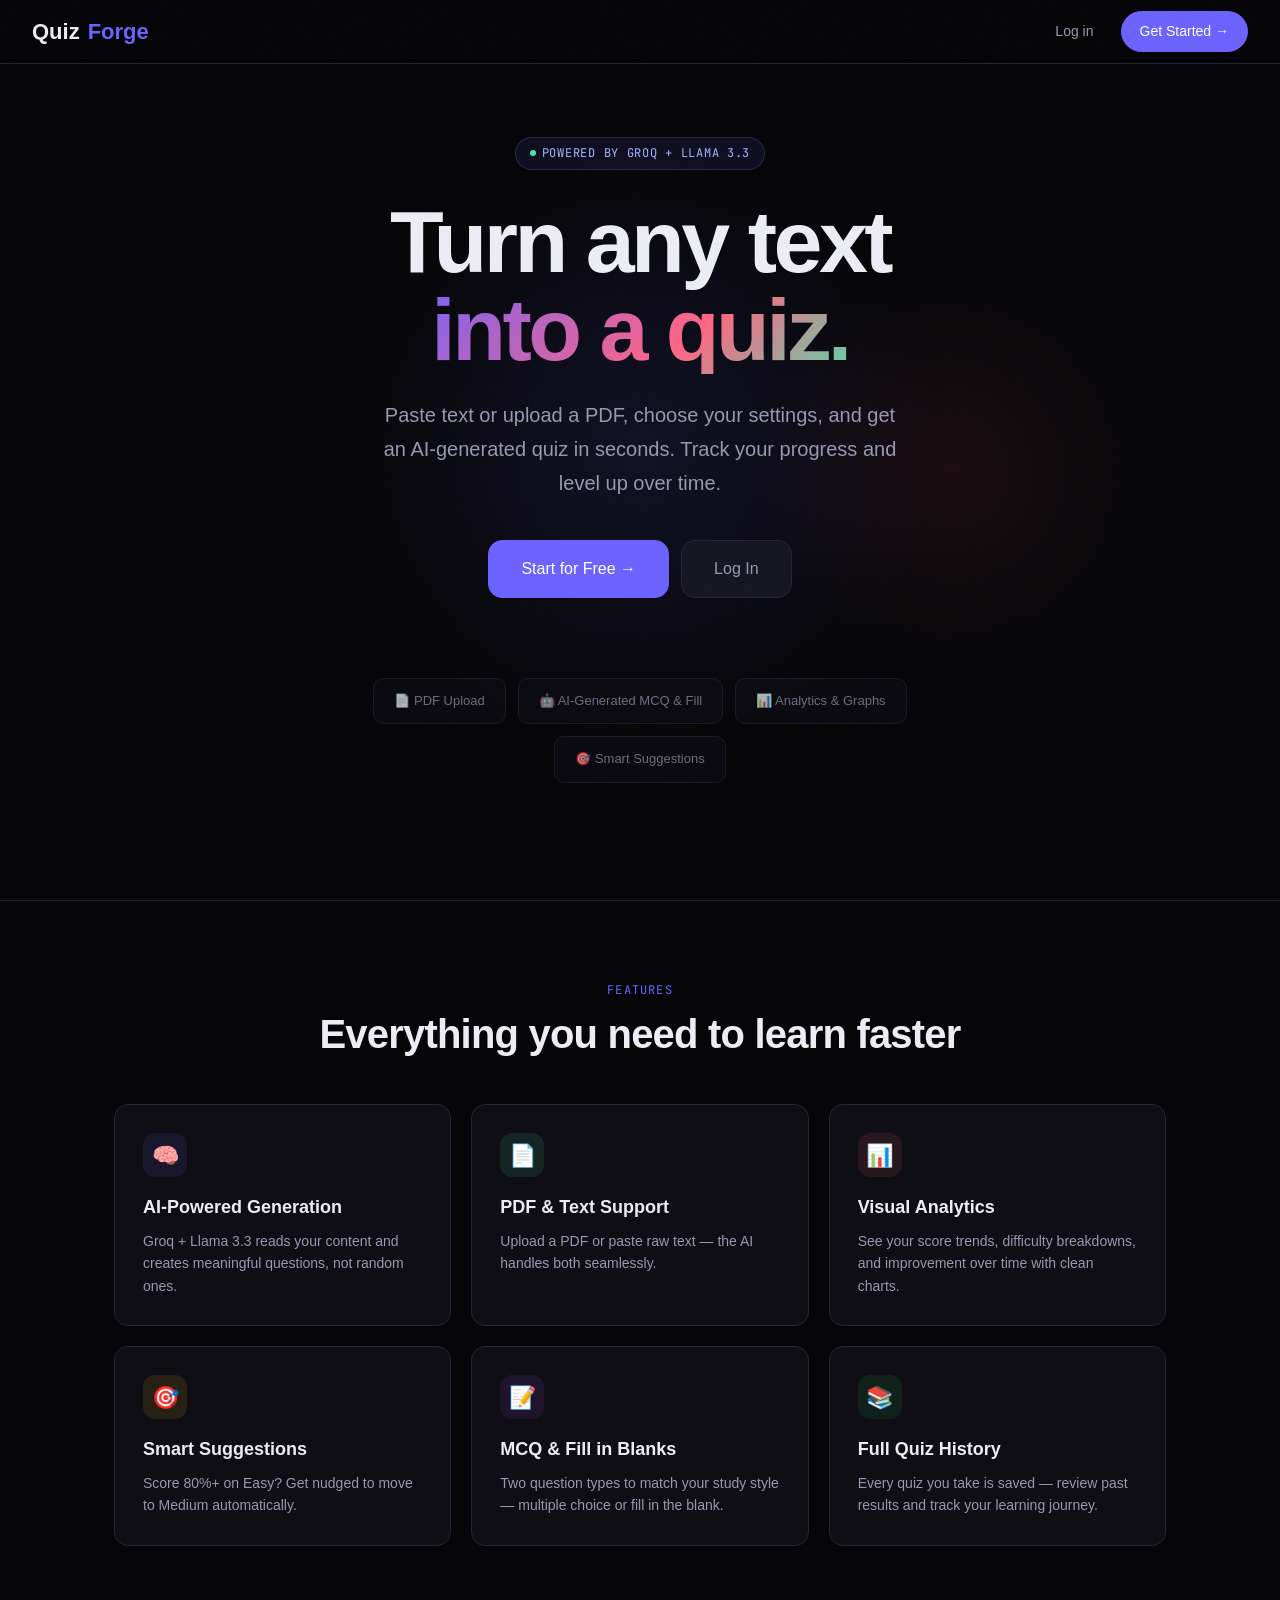
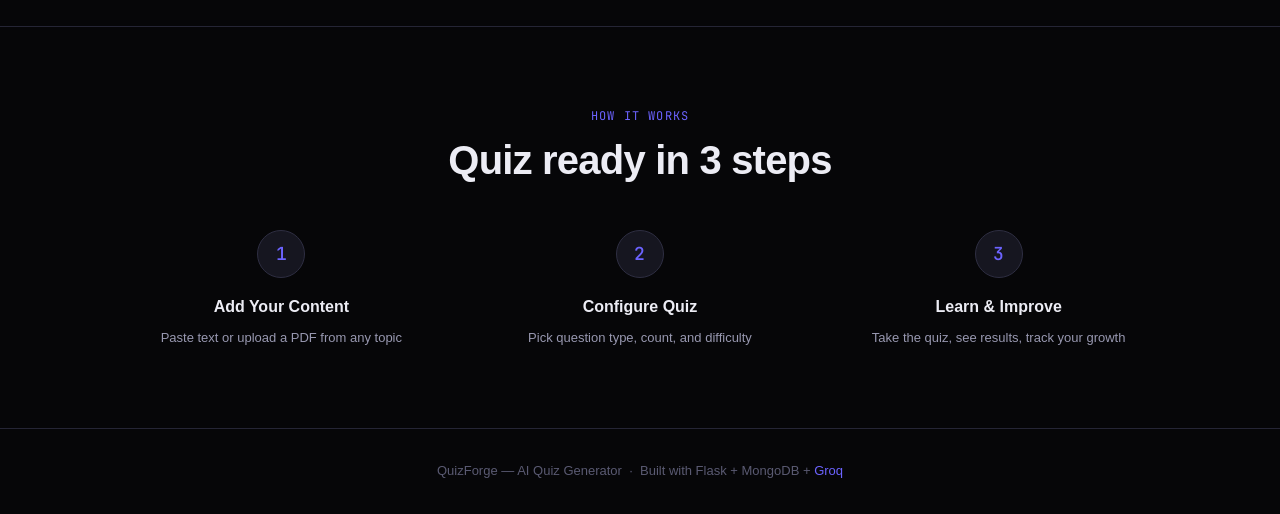
<file: frontend/pages/index.html>
<!DOCTYPE html>
<html lang="en">
<head>
<meta charset="UTF-8">
<meta name="viewport" content="width=device-width, initial-scale=1.0">
<title>QuizForge — AI-Powered Quiz Generator</title>
<link rel="stylesheet" href="../css/style.css">
<style>
  .hero {
    min-height: 100vh;
    display: flex;
    flex-direction: column;
    justify-content: center;
    align-items: center;
    text-align: center;
    padding: 80px 24px 60px;
    position: relative;
    overflow: hidden;
  }

  .hero-glow {
    position: absolute;
    width: 600px; height: 600px;
    border-radius: 50%;
    background: radial-gradient(circle, rgba(108,99,255,0.12) 0%, transparent 70%);
    top: 50%; left: 50%;
    transform: translate(-50%, -50%);
    pointer-events: none;
  }

  .hero-glow2 {
    position: absolute;
    width: 400px; height: 400px;
    border-radius: 50%;
    background: radial-gradient(circle, rgba(255,101,132,0.08) 0%, transparent 70%);
    top: 30%; right: 10%;
    pointer-events: none;
  }

  .hero-badge {
    display: inline-flex;
    align-items: center;
    gap: 6px;
    background: rgba(108,99,255,0.1);
    border: 1px solid rgba(108,99,255,0.25);
    color: #a5b4fc;
    padding: 6px 14px;
    border-radius: 100px;
    font-size: 12px;
    font-family: 'JetBrains Mono', monospace;
    letter-spacing: 0.06em;
    margin-bottom: 28px;
    animation: fadeUp 0.5s ease both;
  }

  .hero-badge .pulse {
    width: 6px; height: 6px;
    border-radius: 50%;
    background: var(--accent3);
    animation: pulse 2s ease-in-out infinite;
  }

  .hero-title {
    font-size: clamp(48px, 8vw, 88px);
    font-weight: 700;
    line-height: 1.0;
    letter-spacing: -0.04em;
    margin-bottom: 24px;
    animation: fadeUp 0.5s 0.1s ease both;
  }

  .hero-title .line1 { display: block; color: var(--text); }
  .hero-title .line2 {
    display: block;
    background: linear-gradient(135deg, var(--accent) 0%, var(--accent2) 60%, var(--accent3) 100%);
    -webkit-background-clip: text;
    -webkit-text-fill-color: transparent;
    background-clip: text;
  }

  .hero-desc {
    font-size: clamp(16px, 2vw, 20px);
    color: var(--text2);
    max-width: 520px;
    margin: 0 auto 40px;
    line-height: 1.7;
    font-weight: 300;
    animation: fadeUp 0.5s 0.2s ease both;
  }

  .hero-cta {
    display: flex;
    gap: 12px;
    justify-content: center;
    flex-wrap: wrap;
    margin-bottom: 80px;
    animation: fadeUp 0.5s 0.3s ease both;
  }

  /* Features */
  .features {
    padding: 80px 0;
    border-top: 1px solid var(--border);
  }

  .features-grid {
    display: grid;
    grid-template-columns: repeat(auto-fit, minmax(260px, 1fr));
    gap: 20px;
    margin-top: 48px;
  }

  .feature-card {
    background: var(--surface);
    border: 1px solid var(--border);
    border-radius: var(--radius);
    padding: 28px;
    transition: border-color 0.2s, transform 0.2s;
  }

  .feature-card:hover {
    border-color: var(--border2);
    transform: translateY(-3px);
  }

  .feature-icon {
    width: 44px; height: 44px;
    border-radius: 12px;
    display: flex;
    align-items: center;
    justify-content: center;
    font-size: 22px;
    margin-bottom: 16px;
  }

  .feature-title {
    font-family: 'Clash Display', sans-serif;
    font-size: 18px;
    font-weight: 600;
    margin-bottom: 8px;
  }

  .feature-desc { color: var(--text2); font-size: 14px; line-height: 1.6; }

  /* How it works */
  .steps { padding: 80px 0; border-top: 1px solid var(--border); }
  .steps-list {
    display: grid;
    grid-template-columns: repeat(auto-fit, minmax(200px, 1fr));
    gap: 24px;
    margin-top: 48px;
    counter-reset: steps;
  }

  .step { text-align: center; counter-increment: steps; }
  .step-num {
    width: 48px; height: 48px;
    border-radius: 50%;
    background: var(--surface2);
    border: 1px solid var(--border2);
    display: flex;
    align-items: center;
    justify-content: center;
    font-family: 'JetBrains Mono', monospace;
    font-size: 18px;
    font-weight: 500;
    color: var(--accent);
    margin: 0 auto 16px;
  }

  .step-title { font-family: 'Clash Display', sans-serif; font-size: 16px; font-weight: 600; margin-bottom: 8px; }
  .step-desc { color: var(--text2); font-size: 13px; }

  /* Footer */
  footer {
    border-top: 1px solid var(--border);
    padding: 32px;
    text-align: center;
    color: var(--text3);
    font-size: 13px;
  }

  footer a { color: var(--accent); text-decoration: none; }

  .section-label {
    font-family: 'JetBrains Mono', monospace;
    font-size: 12px;
    color: var(--accent);
    text-transform: uppercase;
    letter-spacing: 0.1em;
    margin-bottom: 12px;
  }

  .section-title {
    font-size: clamp(28px, 4vw, 40px);
    font-weight: 700;
    margin-bottom: 12px;
  }

  .section-desc { color: var(--text2); font-size: 16px; max-width: 480px; }

  @keyframes pulse {
    0%, 100% { opacity: 1; }
    50% { opacity: 0.4; }
  }
</style>
</head>
<body>

<nav class="navbar">
  <a class="nav-logo" href="/"><span>Quiz</span><span class="dot">Forge</span></a>
  <div class="nav-links" id="nav-links">
    <a href="/login.html" class="nav-btn nav-btn-ghost">Log in</a>
    <a href="/signup.html" class="nav-btn nav-btn-primary">Get Started →</a>
  </div>
</nav>

<section class="hero">
  <div class="hero-glow"></div>
  <div class="hero-glow2"></div>

  <div class="hero-badge">
    <span class="pulse"></span>
    POWERED BY GROQ + LLAMA 3.3
  </div>

  <h1 class="hero-title">
    <span class="line1">Turn any text</span>
    <span class="line2">into a quiz.</span>
  </h1>

  <p class="hero-desc">
    Paste text or upload a PDF, choose your settings, and get an AI-generated quiz in seconds. Track your progress and level up over time.
  </p>

  <div class="hero-cta">
    <a href="/signup.html" class="btn btn-primary btn-lg">Start for Free →</a>
    <a href="/login.html" class="btn btn-ghost btn-lg">Log In</a>
  </div>

  <!-- Mini demo cards -->
  <div style="display:flex;gap:12px;flex-wrap:wrap;justify-content:center;max-width:700px;opacity:0.7">
    <div style="background:var(--surface);border:1px solid var(--border);border-radius:10px;padding:12px 20px;font-size:13px;color:var(--text2)">📄 PDF Upload</div>
    <div style="background:var(--surface);border:1px solid var(--border);border-radius:10px;padding:12px 20px;font-size:13px;color:var(--text2)">🤖 AI-Generated MCQ & Fill</div>
    <div style="background:var(--surface);border:1px solid var(--border);border-radius:10px;padding:12px 20px;font-size:13px;color:var(--text2)">📊 Analytics & Graphs</div>
    <div style="background:var(--surface);border:1px solid var(--border);border-radius:10px;padding:12px 20px;font-size:13px;color:var(--text2)">🎯 Smart Suggestions</div>
  </div>
</section>

<!-- Features -->
<section class="features">
  <div class="container" style="text-align:center">
    <div class="section-label">Features</div>
    <h2 class="section-title">Everything you need to learn faster</h2>
    <div class="features-grid" style="text-align:left;margin-top:48px">
      <div class="feature-card">
        <div class="feature-icon" style="background:rgba(108,99,255,0.1)">🧠</div>
        <div class="feature-title">AI-Powered Generation</div>
        <div class="feature-desc">Groq + Llama 3.3 reads your content and creates meaningful questions, not random ones.</div>
      </div>
      <div class="feature-card">
        <div class="feature-icon" style="background:rgba(67,232,176,0.1)">📄</div>
        <div class="feature-title">PDF & Text Support</div>
        <div class="feature-desc">Upload a PDF or paste raw text — the AI handles both seamlessly.</div>
      </div>
      <div class="feature-card">
        <div class="feature-icon" style="background:rgba(255,101,132,0.1)">📊</div>
        <div class="feature-title">Visual Analytics</div>
        <div class="feature-desc">See your score trends, difficulty breakdowns, and improvement over time with clean charts.</div>
      </div>
      <div class="feature-card">
        <div class="feature-icon" style="background:rgba(251,191,36,0.1)">🎯</div>
        <div class="feature-title">Smart Suggestions</div>
        <div class="feature-desc">Score 80%+ on Easy? Get nudged to move to Medium automatically.</div>
      </div>
      <div class="feature-card">
        <div class="feature-icon" style="background:rgba(168,85,247,0.1)">📝</div>
        <div class="feature-title">MCQ & Fill in Blanks</div>
        <div class="feature-desc">Two question types to match your study style — multiple choice or fill in the blank.</div>
      </div>
      <div class="feature-card">
        <div class="feature-icon" style="background:rgba(34,197,94,0.1)">📚</div>
        <div class="feature-title">Full Quiz History</div>
        <div class="feature-desc">Every quiz you take is saved — review past results and track your learning journey.</div>
      </div>
    </div>
  </div>
</section>

<!-- Steps -->
<section class="steps">
  <div class="container" style="text-align:center">
    <div class="section-label">How It Works</div>
    <h2 class="section-title">Quiz ready in 3 steps</h2>
    <div class="steps-list">
      <div class="step">
        <div class="step-num">1</div>
        <div class="step-title">Add Your Content</div>
        <div class="step-desc">Paste text or upload a PDF from any topic</div>
      </div>
      <div class="step">
        <div class="step-num">2</div>
        <div class="step-title">Configure Quiz</div>
        <div class="step-desc">Pick question type, count, and difficulty</div>
      </div>
      <div class="step">
        <div class="step-num">3</div>
        <div class="step-title">Learn & Improve</div>
        <div class="step-desc">Take the quiz, see results, track your growth</div>
      </div>
    </div>
  </div>
</section>

<footer>
  <p>QuizForge — AI Quiz Generator &nbsp;·&nbsp; Built with Flask + MongoDB + <a href="https://console.groq.com" target="_blank">Groq</a></p>
</footer>

<script src="../js/api.js"></script>
<script>
  // Update nav if logged in
  if (isLoggedIn()) {
    document.getElementById("nav-links").innerHTML = `
      <a href="/dashboard.html" class="nav-btn nav-btn-ghost">Dashboard</a>
      <a href="/create_quiz.html" class="nav-btn nav-btn-primary">New Quiz →</a>
    `;
  }
</script>
</body>
</html>
</file>
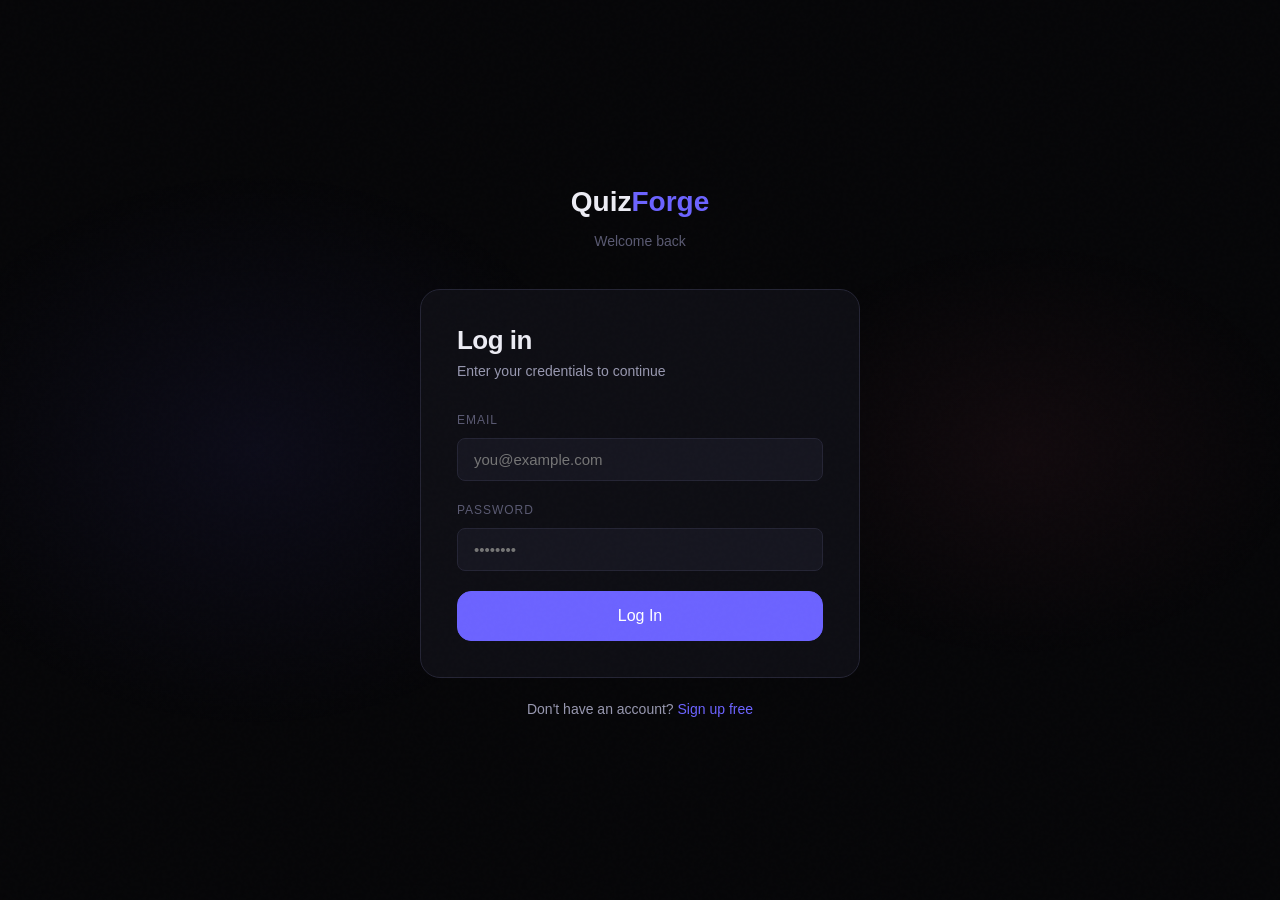
<file: frontend/pages/login.html>
<!DOCTYPE html>
<html lang="en">
<head>
<meta charset="UTF-8">
<meta name="viewport" content="width=device-width, initial-scale=1.0">
<title>Login — QuizForge</title>
<link rel="stylesheet" href="../css/style.css">
<style>
  body { display: flex; align-items: center; justify-content: center; min-height: 100vh; padding: 24px; }

  .auth-wrap {
    width: 100%;
    max-width: 440px;
    animation: fadeUp 0.5s ease both;
  }

  .auth-logo {
    text-align: center;
    margin-bottom: 36px;
  }

  .auth-logo a {
    font-family: 'Clash Display', sans-serif;
    font-size: 28px;
    font-weight: 700;
    color: var(--text);
    text-decoration: none;
  }

  .auth-logo .dot { color: var(--accent); }
  .auth-logo p { color: var(--text3); font-size: 14px; margin-top: 6px; }

  .auth-card {
    background: var(--surface);
    border: 1px solid var(--border);
    border-radius: 20px;
    padding: 36px;
  }

  .auth-title {
    font-family: 'Clash Display', sans-serif;
    font-size: 26px;
    font-weight: 700;
    margin-bottom: 6px;
  }

  .auth-subtitle { color: var(--text2); font-size: 14px; margin-bottom: 28px; }

  .auth-footer {
    text-align: center;
    margin-top: 20px;
    font-size: 14px;
    color: var(--text2);
  }

  .auth-footer a { color: var(--accent); text-decoration: none; }
  .auth-footer a:hover { text-decoration: underline; }

  /* Decorative bg */
  body::before {
    content: '';
    position: fixed;
    inset: 0;
    background:
      radial-gradient(ellipse 500px 400px at 20% 50%, rgba(108,99,255,0.07) 0%, transparent 70%),
      radial-gradient(ellipse 400px 300px at 80% 50%, rgba(255,101,132,0.05) 0%, transparent 70%);
    pointer-events: none;
  }
</style>
</head>
<body>
<div class="auth-wrap">
  <div class="auth-logo">
    <a href="/"><span>Quiz</span><span class="dot">Forge</span></a>
    <p>Welcome back</p>
  </div>

  <div class="auth-card">
    <h1 class="auth-title">Log in</h1>
    <p class="auth-subtitle">Enter your credentials to continue</p>

    <div id="alert" class="alert alert-error"></div>

    <div class="field">
      <label class="label">Email</label>
      <input type="email" id="email" placeholder="you@example.com" autocomplete="email">
    </div>

    <div class="field">
      <label class="label">Password</label>
      <input type="password" id="password" placeholder="••••••••" autocomplete="current-password">
    </div>

    <button class="btn btn-primary btn-full btn-lg" id="login-btn" onclick="doLogin()">
      Log In
    </button>
  </div>

  <div class="auth-footer">
    Don't have an account? <a href="/signup.html">Sign up free</a>
  </div>
</div>

<script src="../js/api.js"></script>
<script>
  redirectIfAuth();

  document.addEventListener("keydown", e => { if (e.key === "Enter") doLogin(); });

  async function doLogin() {
    const email = document.getElementById("email").value.trim();
    const password = document.getElementById("password").value;

    if (!email || !password) return showAlert("alert", "Please fill in all fields.");

    setLoading("login-btn", true, "Logging in...");
    const res = await apiFetch("/auth/login", {
      method: "POST",
      body: JSON.stringify({ email, password })
    });
    setLoading("login-btn", false, "Log In");

    if (!res || !res.ok) {
      showAlert("alert", res?.data?.error || "Login failed");
    } else {
      setAuth(res.data.token, res.data.name, res.data.email);
      window.location.href = "/dashboard.html";
    }
  }
</script>
</body>
</html>
</file>
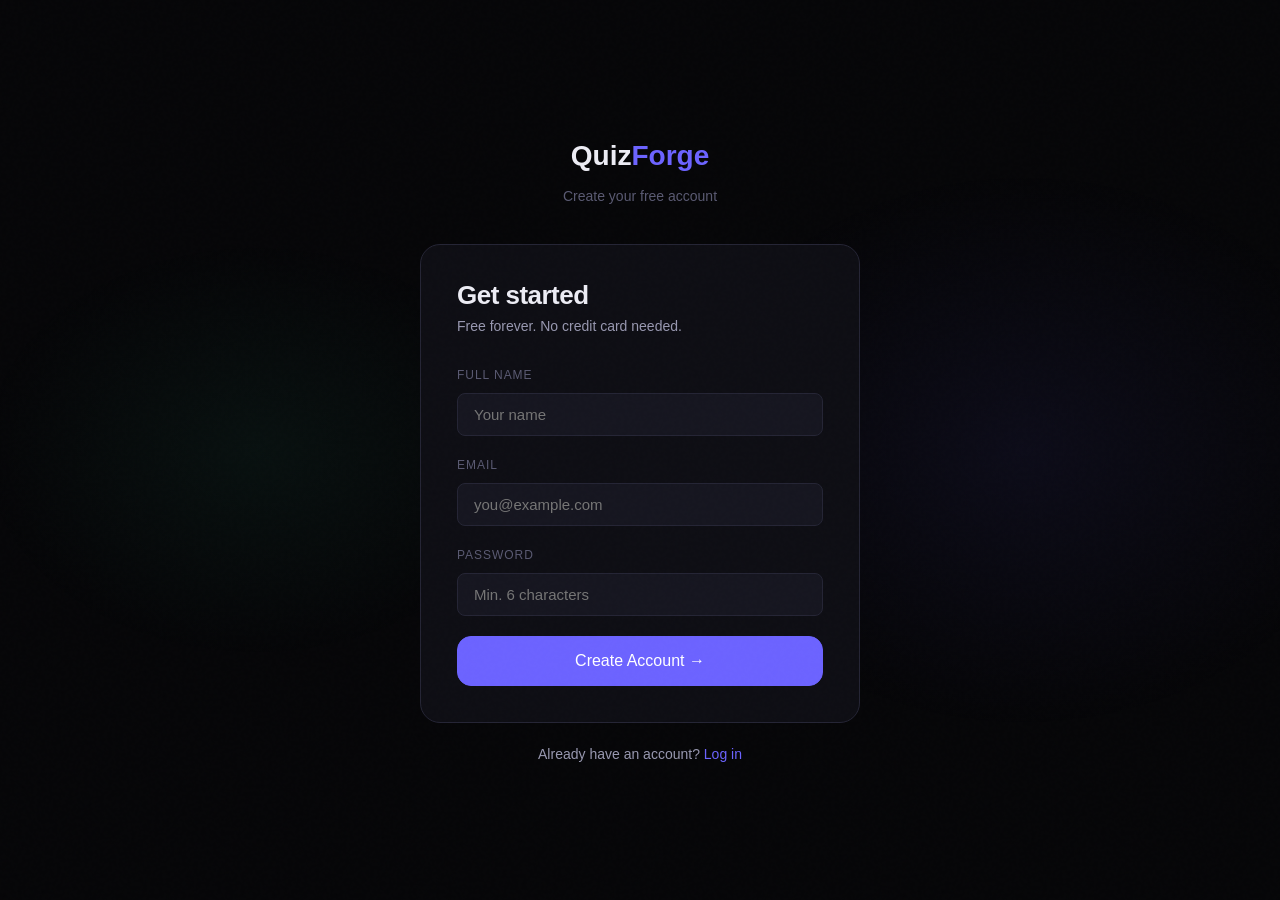
<file: frontend/pages/signup.html>
<!DOCTYPE html>
<html lang="en">
<head>
<meta charset="UTF-8">
<meta name="viewport" content="width=device-width, initial-scale=1.0">
<title>Sign Up — QuizForge</title>
<link rel="stylesheet" href="../css/style.css">
<style>
  body { display: flex; align-items: center; justify-content: center; min-height: 100vh; padding: 24px; }
  .auth-wrap { width: 100%; max-width: 440px; animation: fadeUp 0.5s ease both; }
  .auth-logo { text-align: center; margin-bottom: 36px; }
  .auth-logo a { font-family: 'Clash Display', sans-serif; font-size: 28px; font-weight: 700; color: var(--text); text-decoration: none; }
  .auth-logo .dot { color: var(--accent); }
  .auth-logo p { color: var(--text3); font-size: 14px; margin-top: 6px; }
  .auth-card { background: var(--surface); border: 1px solid var(--border); border-radius: 20px; padding: 36px; }
  .auth-title { font-family: 'Clash Display', sans-serif; font-size: 26px; font-weight: 700; margin-bottom: 6px; }
  .auth-subtitle { color: var(--text2); font-size: 14px; margin-bottom: 28px; }
  .auth-footer { text-align: center; margin-top: 20px; font-size: 14px; color: var(--text2); }
  .auth-footer a { color: var(--accent); text-decoration: none; }
  body::before { content: ''; position: fixed; inset: 0; background: radial-gradient(ellipse 500px 400px at 80% 50%, rgba(108,99,255,0.07) 0%, transparent 70%), radial-gradient(ellipse 400px 300px at 20% 50%, rgba(67,232,176,0.05) 0%, transparent 70%); pointer-events: none; }
</style>
</head>
<body>
<div class="auth-wrap">
  <div class="auth-logo">
    <a href="/"><span>Quiz</span><span class="dot">Forge</span></a>
    <p>Create your free account</p>
  </div>

  <div class="auth-card">
    <h1 class="auth-title">Get started</h1>
    <p class="auth-subtitle">Free forever. No credit card needed.</p>

    <div id="alert" class="alert alert-error"></div>

    <div class="field">
      <label class="label">Full Name</label>
      <input type="text" id="name" placeholder="Your name" autocomplete="name">
    </div>

    <div class="field">
      <label class="label">Email</label>
      <input type="email" id="email" placeholder="you@example.com" autocomplete="email">
    </div>

    <div class="field">
      <label class="label">Password</label>
      <input type="password" id="password" placeholder="Min. 6 characters" autocomplete="new-password">
    </div>

    <button class="btn btn-primary btn-full btn-lg" id="signup-btn" onclick="doSignup()">
      Create Account →
    </button>
  </div>

  <div class="auth-footer">
    Already have an account? <a href="/login.html">Log in</a>
  </div>
</div>

<script src="../js/api.js"></script>
<script>
  redirectIfAuth();

  document.addEventListener("keydown", e => { if (e.key === "Enter") doSignup(); });

  async function doSignup() {
    const name = document.getElementById("name").value.trim();
    const email = document.getElementById("email").value.trim();
    const password = document.getElementById("password").value;

    if (!name || !email || !password) return showAlert("alert", "Please fill in all fields.");
    if (password.length < 6) return showAlert("alert", "Password must be at least 6 characters.");

    setLoading("signup-btn", true, "Creating account...");
    const res = await apiFetch("/auth/signup", {
      method: "POST",
      body: JSON.stringify({ name, email, password })
    });
    setLoading("signup-btn", false, "Create Account →");

    if (!res || !res.ok) {
      showAlert("alert", res?.data?.error || "Signup failed");
    } else {
      setAuth(res.data.token, res.data.name, res.data.email);
      window.location.href = "/dashboard.html";
    }
  }
</script>
</body>
</html>
</file>
<file: frontend/css/style.css>
@import url('https://fonts.googleapis.com/css2?family=Clash+Display:wght@400;500;600;700&family=Satoshi:wght@300;400;500;700&family=JetBrains+Mono:wght@400;500&display=swap');

:root {
  --bg: #060608;
  --surface: #0e0e14;
  --surface2: #161620;
  --surface3: #1e1e2a;
  --border: #252535;
  --border2: #2e2e42;
  --accent: #6c63ff;
  --accent-hover: #7d75ff;
  --accent2: #ff6584;
  --accent3: #43e8b0;
  --accent4: #fbbf24;
  --text: #ececf4;
  --text2: #9898b0;
  --text3: #5a5a72;
  --correct: #22c55e;
  --wrong: #ef4444;
  --radius: 14px;
  --radius-sm: 8px;
  --shadow: 0 4px 24px rgba(0,0,0,0.4);
}

*, *::before, *::after { box-sizing: border-box; margin: 0; padding: 0; }

html { scroll-behavior: smooth; }

body {
  font-family: 'Satoshi', sans-serif;
  background: var(--bg);
  color: var(--text);
  min-height: 100vh;
  line-height: 1.6;
  -webkit-font-smoothing: antialiased;
}

/* Noise texture overlay */
body::after {
  content: '';
  position: fixed;
  inset: 0;
  background-image: url("data:image/svg+xml,%3Csvg viewBox='0 0 256 256' xmlns='http://www.w3.org/2000/svg'%3E%3Cfilter id='noise'%3E%3CfeTurbulence type='fractalNoise' baseFrequency='0.9' numOctaves='4' stitchTiles='stitch'/%3E%3C/filter%3E%3Crect width='100%25' height='100%25' filter='url(%23noise)' opacity='0.03'/%3E%3C/svg%3E");
  pointer-events: none;
  z-index: 9999;
  opacity: 0.4;
}

/* Typography */
h1, h2, h3, h4 {
  font-family: 'Clash Display', sans-serif;
  letter-spacing: -0.02em;
  line-height: 1.1;
}

.mono { font-family: 'JetBrains Mono', monospace; }

/* Layout */
.container { max-width: 1100px; margin: 0 auto; padding: 0 24px; }
.container-sm { max-width: 520px; margin: 0 auto; padding: 0 24px; }
.container-md { max-width: 720px; margin: 0 auto; padding: 0 24px; }

/* Navbar */
.navbar {
  position: fixed;
  top: 0; left: 0; right: 0;
  z-index: 100;
  padding: 0 32px;
  height: 64px;
  display: flex;
  align-items: center;
  justify-content: space-between;
  background: rgba(6,6,8,0.8);
  backdrop-filter: blur(20px);
  border-bottom: 1px solid var(--border);
}

.nav-logo {
  font-family: 'Clash Display', sans-serif;
  font-size: 22px;
  font-weight: 700;
  color: var(--text);
  text-decoration: none;
  display: flex;
  align-items: center;
  gap: 8px;
}

.nav-logo .dot { color: var(--accent); }

.nav-links { display: flex; align-items: center; gap: 8px; }

.nav-btn {
  padding: 8px 18px;
  border-radius: 100px;
  font-size: 14px;
  font-weight: 500;
  cursor: pointer;
  text-decoration: none;
  transition: all 0.2s;
  border: 1px solid transparent;
}

.nav-btn-ghost {
  color: var(--text2);
  background: transparent;
  border-color: transparent;
}

.nav-btn-ghost:hover { color: var(--text); background: var(--surface2); }

.nav-btn-primary {
  background: var(--accent);
  color: white;
  border-color: var(--accent);
}

.nav-btn-primary:hover { background: var(--accent-hover); transform: translateY(-1px); }

/* Cards */
.card {
  background: var(--surface);
  border: 1px solid var(--border);
  border-radius: var(--radius);
  padding: 28px;
}

.card-sm { padding: 20px; }

/* Form elements */
.field { margin-bottom: 20px; }

.label {
  display: block;
  font-size: 12px;
  font-weight: 500;
  color: var(--text3);
  text-transform: uppercase;
  letter-spacing: 0.08em;
  margin-bottom: 8px;
}

input[type="text"],
input[type="email"],
input[type="password"],
textarea,
select {
  width: 100%;
  background: var(--surface2);
  border: 1px solid var(--border);
  border-radius: var(--radius-sm);
  color: var(--text);
  font-family: 'Satoshi', sans-serif;
  font-size: 15px;
  padding: 12px 16px;
  outline: none;
  transition: border-color 0.2s, box-shadow 0.2s;
}

input:focus, textarea:focus, select:focus {
  border-color: var(--accent);
  box-shadow: 0 0 0 3px rgba(108,99,255,0.15);
}

textarea { resize: vertical; min-height: 160px; line-height: 1.6; }
select { cursor: pointer; }

/* Buttons */
.btn {
  display: inline-flex;
  align-items: center;
  justify-content: center;
  gap: 8px;
  padding: 12px 24px;
  border-radius: var(--radius-sm);
  font-family: 'Satoshi', sans-serif;
  font-size: 15px;
  font-weight: 500;
  cursor: pointer;
  border: 1px solid transparent;
  text-decoration: none;
  transition: all 0.2s;
  white-space: nowrap;
}

.btn-primary {
  background: var(--accent);
  color: white;
  border-color: var(--accent);
}

.btn-primary:hover:not(:disabled) {
  background: var(--accent-hover);
  transform: translateY(-2px);
  box-shadow: 0 8px 24px rgba(108,99,255,0.35);
}

.btn-outline {
  background: transparent;
  color: var(--accent);
  border-color: var(--accent);
}

.btn-outline:hover:not(:disabled) {
  background: rgba(108,99,255,0.08);
}

.btn-ghost {
  background: var(--surface2);
  color: var(--text2);
  border-color: var(--border);
}

.btn-ghost:hover:not(:disabled) {
  color: var(--text);
  border-color: var(--border2);
}

.btn-danger {
  background: rgba(239,68,68,0.1);
  color: #fca5a5;
  border-color: rgba(239,68,68,0.3);
}

.btn:disabled { opacity: 0.4; cursor: not-allowed; transform: none !important; box-shadow: none !important; }

.btn-full { width: 100%; }

.btn-lg { padding: 15px 32px; font-size: 16px; border-radius: var(--radius); }

/* Badges */
.badge {
  display: inline-flex;
  align-items: center;
  gap: 5px;
  padding: 4px 10px;
  border-radius: 100px;
  font-size: 12px;
  font-weight: 500;
  font-family: 'JetBrains Mono', monospace;
}

.badge-easy { background: rgba(67,232,176,0.1); color: var(--accent3); border: 1px solid rgba(67,232,176,0.2); }
.badge-medium { background: rgba(108,99,255,0.1); color: var(--accent); border: 1px solid rgba(108,99,255,0.2); }
.badge-hard { background: rgba(255,101,132,0.1); color: var(--accent2); border: 1px solid rgba(255,101,132,0.2); }
.badge-mcq { background: rgba(251,191,36,0.1); color: var(--accent4); border: 1px solid rgba(251,191,36,0.2); }
.badge-fill { background: rgba(168,85,247,0.1); color: #c084fc; border: 1px solid rgba(168,85,247,0.2); }

/* Alert / Error */
.alert {
  padding: 12px 16px;
  border-radius: var(--radius-sm);
  font-size: 14px;
  margin-bottom: 16px;
  display: none;
}

.alert-error {
  background: rgba(239,68,68,0.1);
  border: 1px solid rgba(239,68,68,0.25);
  color: #fca5a5;
}

.alert-success {
  background: rgba(34,197,94,0.1);
  border: 1px solid rgba(34,197,94,0.25);
  color: #86efac;
}

.alert-info {
  background: rgba(108,99,255,0.1);
  border: 1px solid rgba(108,99,255,0.25);
  color: #a5b4fc;
}

/* Loading spinner */
.spinner {
  display: inline-block;
  width: 16px; height: 16px;
  border: 2px solid rgba(255,255,255,0.25);
  border-top-color: white;
  border-radius: 50%;
  animation: spin 0.7s linear infinite;
}

/* Divider */
.divider {
  display: flex;
  align-items: center;
  gap: 12px;
  color: var(--text3);
  font-size: 13px;
  margin: 20px 0;
}
.divider::before, .divider::after {
  content: '';
  flex: 1;
  height: 1px;
  background: var(--border);
}

/* Page title */
.page-header { margin-bottom: 32px; }
.page-title { font-size: clamp(28px, 4vw, 38px); font-weight: 700; margin-bottom: 8px; }
.page-subtitle { color: var(--text2); font-size: 15px; }

/* Stats grid */
.stats-grid {
  display: grid;
  grid-template-columns: repeat(auto-fit, minmax(160px, 1fr));
  gap: 16px;
  margin-bottom: 28px;
}

.stat-card {
  background: var(--surface);
  border: 1px solid var(--border);
  border-radius: var(--radius);
  padding: 20px;
  text-align: center;
}

.stat-number {
  font-family: 'Clash Display', sans-serif;
  font-size: 36px;
  font-weight: 700;
  line-height: 1;
  margin-bottom: 4px;
}

.stat-label {
  font-size: 12px;
  color: var(--text3);
  text-transform: uppercase;
  letter-spacing: 0.06em;
}

/* Animations */
@keyframes spin { to { transform: rotate(360deg); } }

@keyframes fadeUp {
  from { opacity: 0; transform: translateY(20px); }
  to { opacity: 1; transform: translateY(0); }
}

@keyframes fadeIn {
  from { opacity: 0; }
  to { opacity: 1; }
}

@keyframes slideIn {
  from { opacity: 0; transform: translateX(-16px); }
  to { opacity: 1; transform: translateX(0); }
}

.anim-fade-up { animation: fadeUp 0.5s ease both; }
.anim-fade-in { animation: fadeIn 0.4s ease both; }

/* Scrollbar */
::-webkit-scrollbar { width: 5px; }
::-webkit-scrollbar-track { background: transparent; }
::-webkit-scrollbar-thumb { background: var(--border2); border-radius: 3px; }

/* Responsive */
@media (max-width: 640px) {
  .navbar { padding: 0 16px; }
  .container { padding: 0 16px; }
  .card { padding: 20px; }
}
</file>
